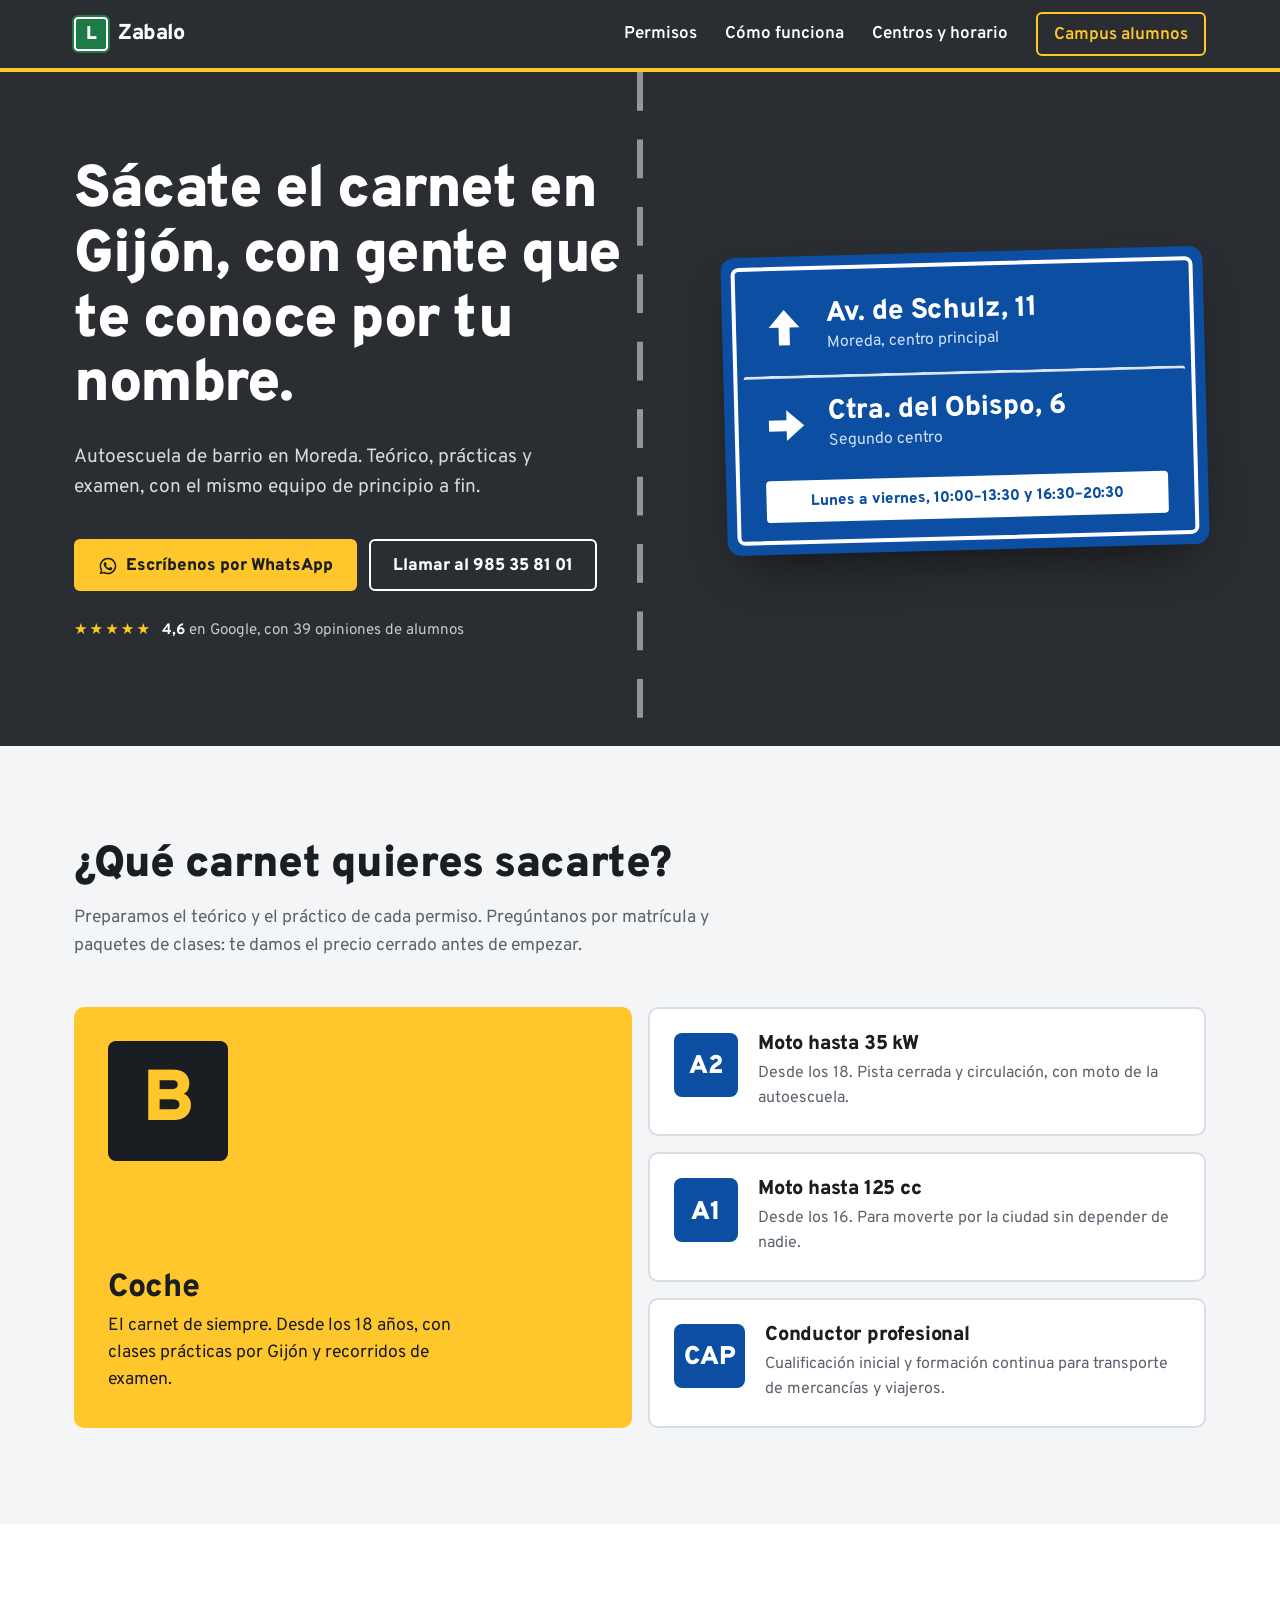
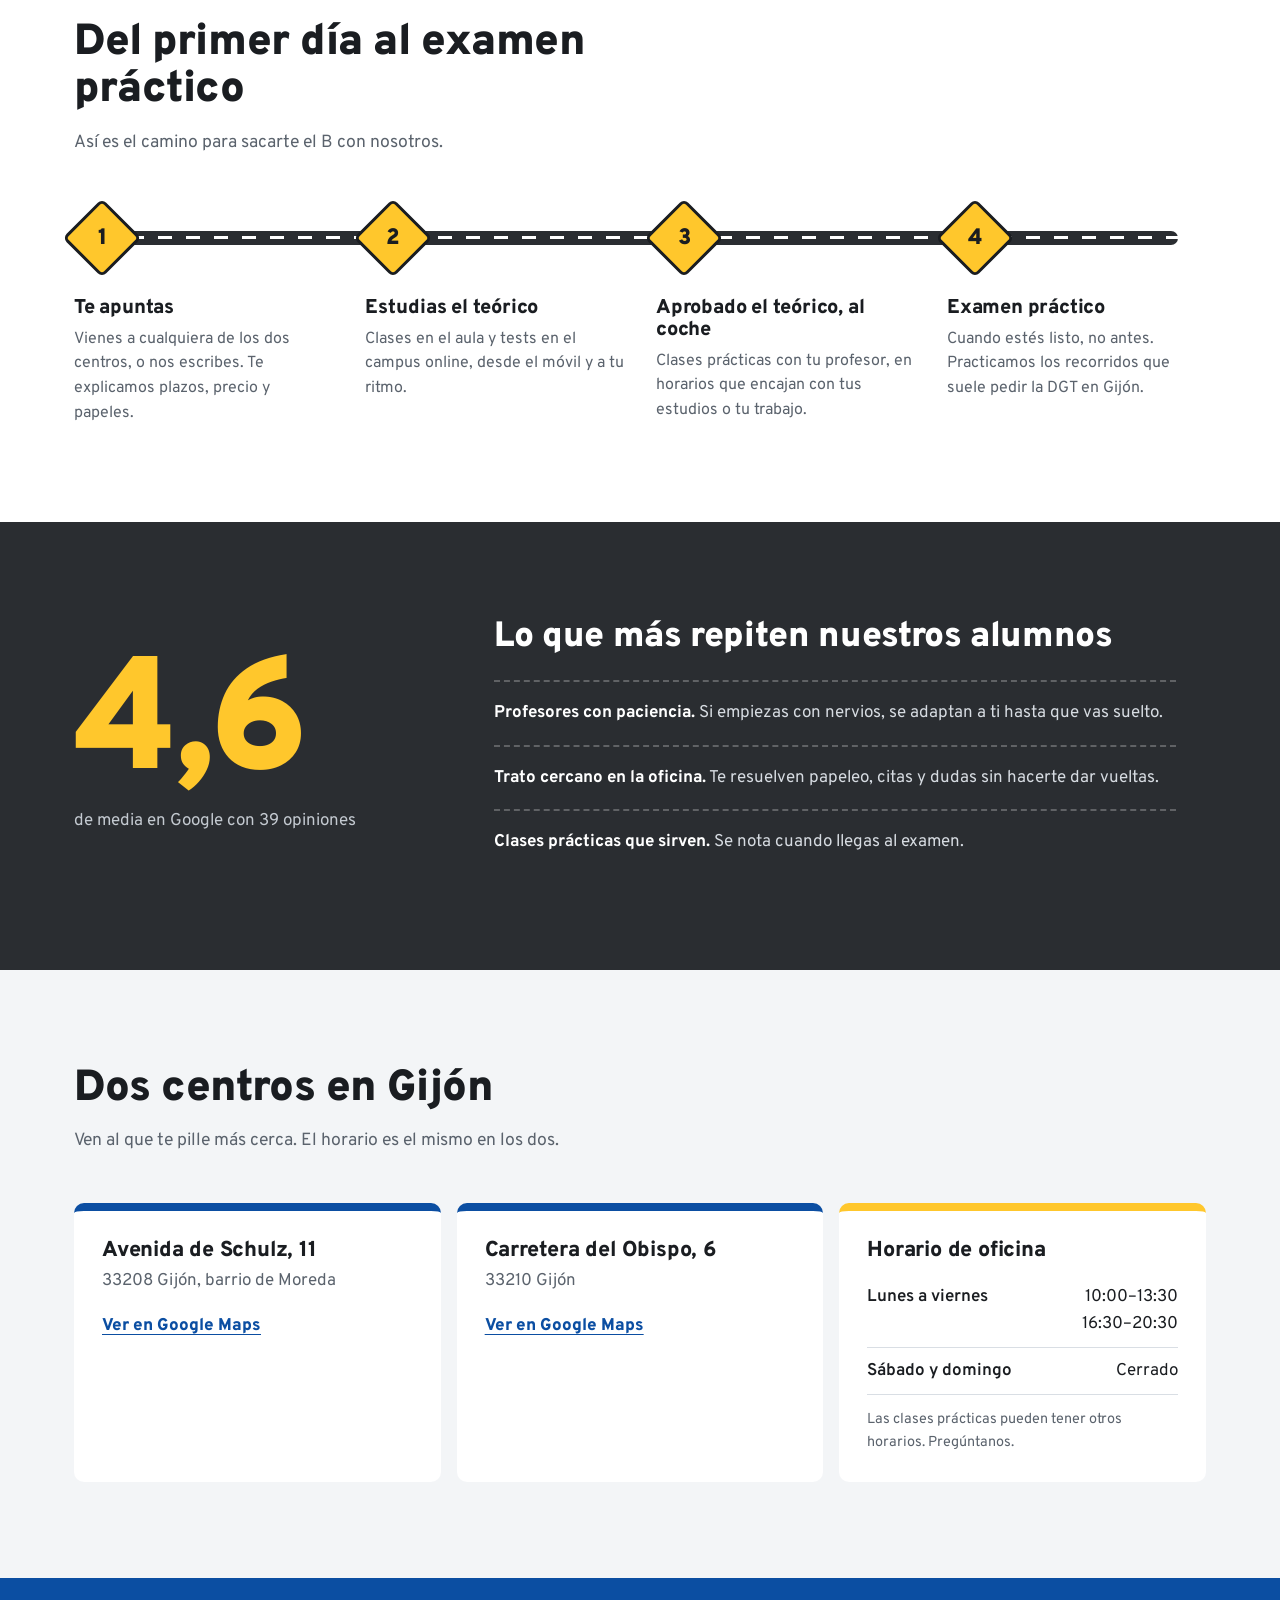
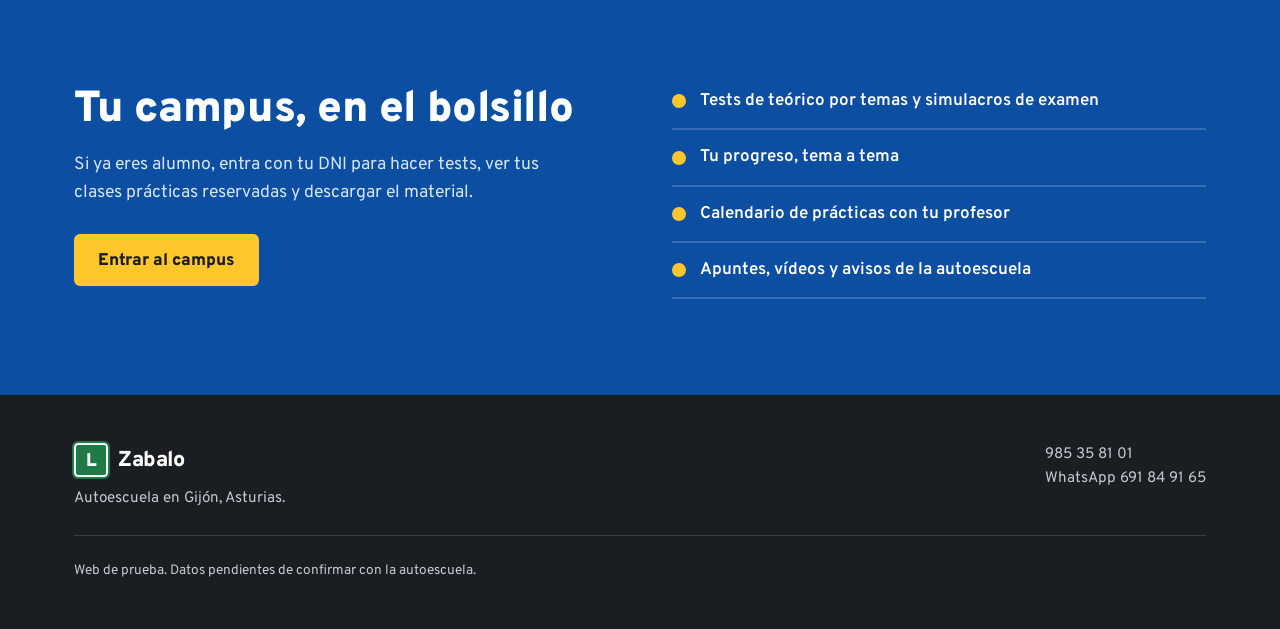
<file: index.html>
<!doctype html>
<html lang="es">
<head>
  <meta charset="utf-8">
  <meta name="viewport" content="width=device-width, initial-scale=1">
  <title>Autoescuela Zabalo · Gijón</title>
  <meta name="description" content="Autoescuela en Gijón con dos centros: Avenida de Schulz y Carretera del Obispo. Permisos B, A1, A2 y CAP.">
  <link rel="preconnect" href="https://fonts.googleapis.com">
  <link rel="preconnect" href="https://fonts.gstatic.com" crossorigin>
  <link href="https://fonts.googleapis.com/css2?family=Overpass:wght@400;600;800;900&display=swap" rel="stylesheet">
  <link rel="stylesheet" href="styles.css">
  <link rel="stylesheet" href="landing.css">
</head>
<body>

  <!-- AVISO: maqueta de prueba. Teléfonos, direcciones y horario sacados de directorios públicos; confirmar con la autoescuela. -->

  <header class="cabecera">
    <div class="contenedor cabecera__fila">
      <a class="marca" href="index.html" aria-label="Autoescuela Zabalo, inicio">
        <span class="marca__placa" aria-hidden="true">L</span>
        Zabalo
      </a>
      <button class="cabecera__menu" type="button" aria-expanded="false" aria-controls="nav-principal">
        <span class="oculto">Abrir menú</span>
        <svg viewBox="0 0 24 24" width="26" height="26" aria-hidden="true"><path d="M3 6h18M3 12h18M3 18h18" stroke="currentColor" stroke-width="2.4" stroke-linecap="round"/></svg>
      </button>
      <nav id="nav-principal" class="nav" aria-label="Principal">
        <a href="#permisos">Permisos</a>
        <a href="#proceso">Cómo funciona</a>
        <a href="#centros">Centros y horario</a>
        <a class="nav__campus" href="campus.html">Campus alumnos</a>
      </nav>
    </div>
  </header>

  <main>

    <!-- HERO: carretera + cartel de dirección -->
    <section class="hero">
      <svg class="hero__carril" viewBox="0 0 40 800" preserveAspectRatio="none" aria-hidden="true">
        <line x1="20" y1="0" x2="20" y2="800" />
      </svg>

      <div class="contenedor hero__fila">
        <div class="hero__texto">
          <h1>Sácate el carnet en Gijón, con gente que te conoce por tu nombre.</h1>
          <p class="hero__intro">Autoescuela de barrio en Moreda. Teórico, prácticas y examen, con el mismo equipo de principio a fin.</p>
          <div class="hero__acciones">
            <a class="boton boton--amarillo" href="https://wa.me/34691849165" target="_blank" rel="noopener">
              <svg viewBox="0 0 24 24" aria-hidden="true"><path fill="currentColor" d="M12 2a10 10 0 0 0-8.6 15.1L2 22l5-1.3A10 10 0 1 0 12 2Zm0 18.2c-1.5 0-3-.4-4.3-1.2l-.3-.2-3 .8.8-2.9-.2-.3A8.2 8.2 0 1 1 12 20.2Zm4.5-6.1c-.2-.1-1.5-.7-1.7-.8-.2-.1-.4-.1-.6.1l-.8 1c-.1.2-.3.2-.5.1a6.7 6.7 0 0 1-3.3-2.9c-.3-.4.3-.4.7-1.4.1-.2 0-.3 0-.5l-.8-1.8c-.2-.5-.4-.4-.6-.4h-.5a1 1 0 0 0-.7.3 3 3 0 0 0-.9 2.2c0 1.3.9 2.5 1 2.7.1.2 1.8 2.8 4.4 3.9 1.6.7 2.3.8 3.1.6.5-.1 1.5-.6 1.7-1.2.2-.6.2-1.1.2-1.2-.1-.1-.2-.2-.4-.3Z"/></svg>
              Escríbenos por WhatsApp
            </a>
            <a class="boton boton--borde" href="tel:+34985358101">Llamar al 985 35 81 01</a>
          </div>
          <p class="hero__valoracion">
            <span class="estrellas" aria-hidden="true">★★★★★</span>
            <strong>4,6</strong> en Google, con 39 opiniones de alumnos
          </p>
        </div>

        <!-- Cartel azul de orientación, como los de carretera -->
        <aside class="cartel" aria-label="Nuestros dos centros">
          <div class="cartel__marco">
            <a class="cartel__destino" href="#centros">
              <svg class="cartel__flecha" viewBox="0 0 40 40" aria-hidden="true"><path d="M20 4 6 20h9v16h10V20h9Z"/></svg>
              <span>
                <strong>Av. de Schulz, 11</strong>
                <small>Moreda, centro principal</small>
              </span>
            </a>
            <a class="cartel__destino" href="#centros">
              <svg class="cartel__flecha cartel__flecha--dcha" viewBox="0 0 40 40" aria-hidden="true"><path d="M20 4 6 20h9v16h10V20h9Z"/></svg>
              <span>
                <strong>Ctra. del Obispo, 6</strong>
                <small>Segundo centro</small>
              </span>
            </a>
            <p class="cartel__pie">Lunes a viernes, 10:00–13:30 y 16:30–20:30</p>
          </div>
        </aside>
      </div>
    </section>

    <!-- PERMISOS -->
    <section id="permisos" class="seccion">
      <div class="contenedor">
        <div class="seccion__cabeza">
          <h2>¿Qué carnet quieres sacarte?</h2>
          <p>Preparamos el teórico y el práctico de cada permiso. Pregúntanos por matrícula y paquetes de clases: te damos el precio cerrado antes de empezar.</p>
        </div>

        <div class="permisos">
          <article class="permiso permiso--destacado">
            <span class="permiso__letra">B</span>
            <div>
              <h3>Coche</h3>
              <p>El carnet de siempre. Desde los 18 años, con clases prácticas por Gijón y recorridos de examen.</p>
            </div>
          </article>
          <article class="permiso">
            <span class="permiso__letra">A2</span>
            <div>
              <h3>Moto hasta 35 kW</h3>
              <p>Desde los 18. Pista cerrada y circulación, con moto de la autoescuela.</p>
            </div>
          </article>
          <article class="permiso">
            <span class="permiso__letra">A1</span>
            <div>
              <h3>Moto hasta 125 cc</h3>
              <p>Desde los 16. Para moverte por la ciudad sin depender de nadie.</p>
            </div>
          </article>
          <article class="permiso">
            <span class="permiso__letra">CAP</span>
            <div>
              <h3>Conductor profesional</h3>
              <p>Cualificación inicial y formación continua para transporte de mercancías y viajeros.</p>
            </div>
          </article>
        </div>
      </div>
    </section>

    <!-- PROCESO: sí es una secuencia -->
    <section id="proceso" class="seccion seccion--blanca">
      <div class="contenedor">
        <div class="seccion__cabeza">
          <h2>Del primer día al examen práctico</h2>
          <p>Así es el camino para sacarte el B con nosotros.</p>
        </div>

        <ol class="ruta">
          <li class="ruta__paso">
            <h3>Te apuntas</h3>
            <p>Vienes a cualquiera de los dos centros, o nos escribes. Te explicamos plazos, precio y papeles.</p>
          </li>
          <li class="ruta__paso">
            <h3>Estudias el teórico</h3>
            <p>Clases en el aula y tests en el campus online, desde el móvil y a tu ritmo.</p>
          </li>
          <li class="ruta__paso">
            <h3>Aprobado el teórico, al coche</h3>
            <p>Clases prácticas con tu profesor, en horarios que encajan con tus estudios o tu trabajo.</p>
          </li>
          <li class="ruta__paso">
            <h3>Examen práctico</h3>
            <p>Cuando estés listo, no antes. Practicamos los recorridos que suele pedir la DGT en Gijón.</p>
          </li>
        </ol>
      </div>
    </section>

    <!-- OPINIONES (temas resumidos de reseñas públicas) -->
    <section class="seccion seccion--asfalto">
      <div class="contenedor opiniones">
        <div class="opiniones__nota">
          <p class="opiniones__numero">4,6</p>
          <p>de media en Google con 39 opiniones</p>
        </div>
        <div class="opiniones__lista">
          <h2>Lo que más repiten nuestros alumnos</h2>
          <ul>
            <li><strong>Profesores con paciencia.</strong> Si empiezas con nervios, se adaptan a ti hasta que vas suelto.</li>
            <li><strong>Trato cercano en la oficina.</strong> Te resuelven papeleo, citas y dudas sin hacerte dar vueltas.</li>
            <li><strong>Clases prácticas que sirven.</strong> Se nota cuando llegas al examen.</li>
          </ul>
        </div>
      </div>
    </section>

    <!-- CENTROS -->
    <section id="centros" class="seccion">
      <div class="contenedor">
        <div class="seccion__cabeza">
          <h2>Dos centros en Gijón</h2>
          <p>Ven al que te pille más cerca. El horario es el mismo en los dos.</p>
        </div>

        <div class="centros">
          <article class="centro">
            <h3>Avenida de Schulz, 11</h3>
            <p>33208 Gijón, barrio de Moreda</p>
            <a class="centro__mapa" href="https://www.google.com/maps/search/?api=1&query=Avenida+de+Schulz+11+33208+Gij%C3%B3n" target="_blank" rel="noopener">Ver en Google Maps</a>
          </article>
          <article class="centro">
            <h3>Carretera del Obispo, 6</h3>
            <p>33210 Gijón</p>
            <a class="centro__mapa" href="https://www.google.com/maps/search/?api=1&query=Carretera+del+Obispo+6+33210+Gij%C3%B3n" target="_blank" rel="noopener">Ver en Google Maps</a>
          </article>
          <div class="horario">
            <h3>Horario de oficina</h3>
            <dl>
              <div><dt>Lunes a viernes</dt><dd>10:00–13:30<br>16:30–20:30</dd></div>
              <div><dt>Sábado y domingo</dt><dd>Cerrado</dd></div>
            </dl>
            <p class="horario__nota">Las clases prácticas pueden tener otros horarios. Pregúntanos.</p>
          </div>
        </div>
      </div>
    </section>

    <!-- CAMPUS -->
    <section class="seccion seccion--azul">
      <div class="contenedor campus-promo">
        <div>
          <h2>Tu campus, en el bolsillo</h2>
          <p>Si ya eres alumno, entra con tu DNI para hacer tests, ver tus clases prácticas reservadas y descargar el material.</p>
          <a class="boton boton--amarillo" href="campus.html">Entrar al campus</a>
        </div>
        <ul class="campus-promo__lista">
          <li>Tests de teórico por temas y simulacros de examen</li>
          <li>Tu progreso, tema a tema</li>
          <li>Calendario de prácticas con tu profesor</li>
          <li>Apuntes, vídeos y avisos de la autoescuela</li>
        </ul>
      </div>
    </section>

  </main>

  <footer class="pie">
    <div class="contenedor pie__fila">
      <div>
        <a class="marca" href="index.html"><span class="marca__placa" aria-hidden="true">L</span>Zabalo</a>
        <p>Autoescuela en Gijón, Asturias.</p>
      </div>
      <div>
        <p><a href="tel:+34985358101">985 35 81 01</a></p>
        <p><a href="https://wa.me/34691849165" target="_blank" rel="noopener">WhatsApp 691 84 91 65</a></p>
      </div>
      <p class="pie__aviso">Web de prueba. Datos pendientes de confirmar con la autoescuela.</p>
    </div>
  </footer>

  <script>
    // Menú móvil
    const botonMenu = document.querySelector('.cabecera__menu');
    const nav = document.getElementById('nav-principal');
    botonMenu.addEventListener('click', () => {
      const abierto = botonMenu.getAttribute('aria-expanded') === 'true';
      botonMenu.setAttribute('aria-expanded', String(!abierto));
      nav.classList.toggle('nav--abierta', !abierto);
    });
    nav.addEventListener('click', (e) => {
      if (e.target.tagName === 'A') {
        botonMenu.setAttribute('aria-expanded', 'false');
        nav.classList.remove('nav--abierta');
      }
    });
  </script>
</body>
</html>
</file>
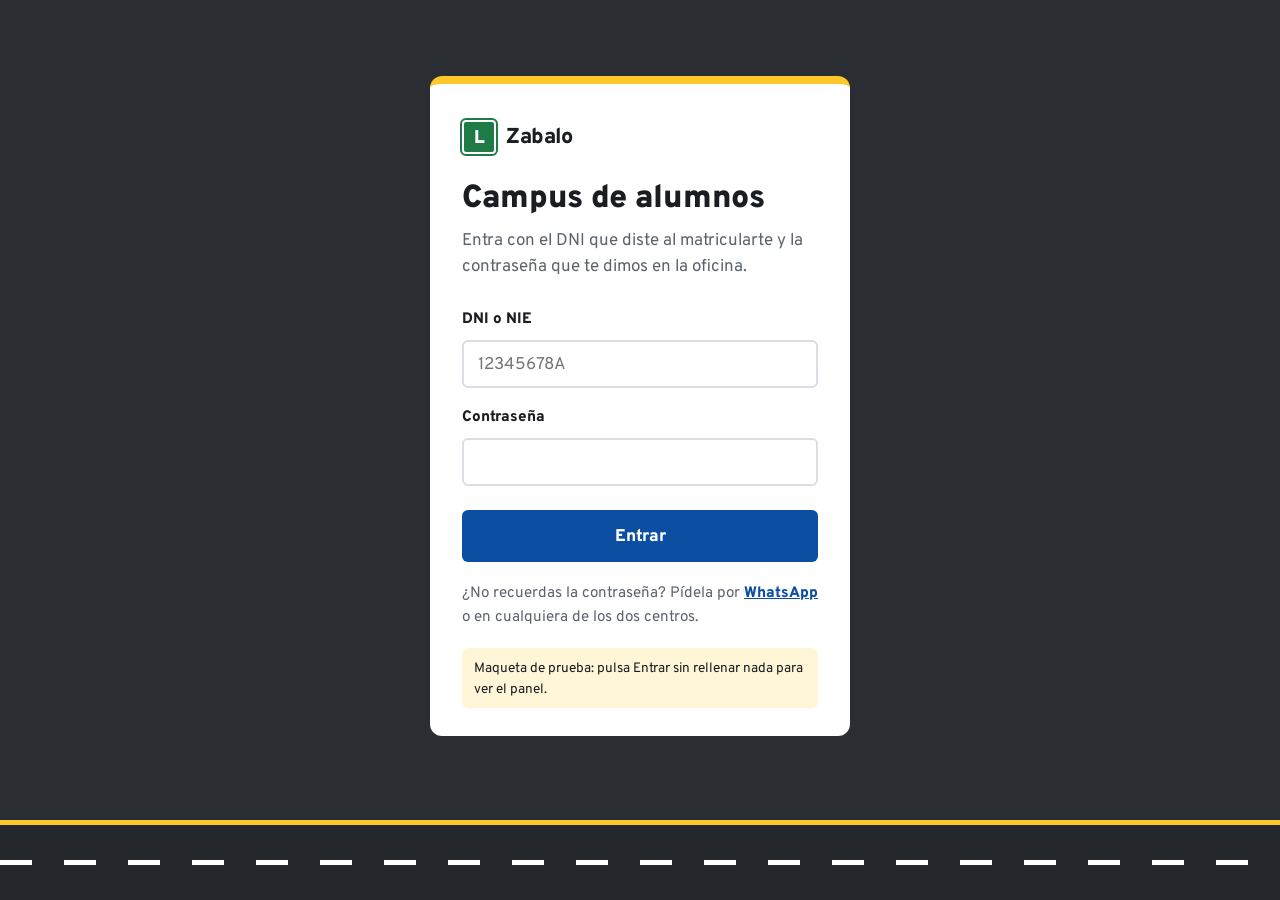
<file: campus.html>
<!doctype html>
<html lang="es">
<head>
  <meta charset="utf-8">
  <meta name="viewport" content="width=device-width, initial-scale=1">
  <title>Campus alumnos · Autoescuela Zabalo</title>
  <link rel="preconnect" href="https://fonts.googleapis.com">
  <link rel="preconnect" href="https://fonts.gstatic.com" crossorigin>
  <link href="https://fonts.googleapis.com/css2?family=Overpass:wght@400;600;800;900&display=swap" rel="stylesheet">
  <link rel="stylesheet" href="styles.css">
  <link rel="stylesheet" href="campus.css">
</head>
<body class="acceso">

  <main class="acceso__caja">
    <a class="marca" href="index.html"><span class="marca__placa" aria-hidden="true">L</span>Zabalo</a>

    <h1>Campus de alumnos</h1>
    <p class="acceso__intro">Entra con el DNI que diste al matricularte y la contraseña que te dimos en la oficina.</p>

    <!-- Maqueta: el formulario no valida nada, solo lleva al panel de ejemplo -->
    <form class="formulario" action="panel.html">
      <label for="dni">DNI o NIE</label>
      <input id="dni" name="dni" type="text" autocomplete="username" placeholder="12345678A">

      <label for="clave">Contraseña</label>
      <input id="clave" name="clave" type="password" autocomplete="current-password">

      <button class="boton boton--azul" type="submit">Entrar</button>
    </form>

    <p class="acceso__ayuda">¿No recuerdas la contraseña? Pídela por <a href="https://wa.me/34691849165" target="_blank" rel="noopener">WhatsApp</a> o en cualquiera de los dos centros.</p>
    <p class="acceso__aviso">Maqueta de prueba: pulsa Entrar sin rellenar nada para ver el panel.</p>
  </main>

  <div class="acceso__carretera" aria-hidden="true"></div>

  <script>
    // Maqueta: no envía datos a ningún sitio, solo abre el panel
    document.querySelector('.formulario').addEventListener('submit', (e) => {
      e.preventDefault();
      location.href = 'panel.html';
    });
  </script>
</body>
</html>
</file>
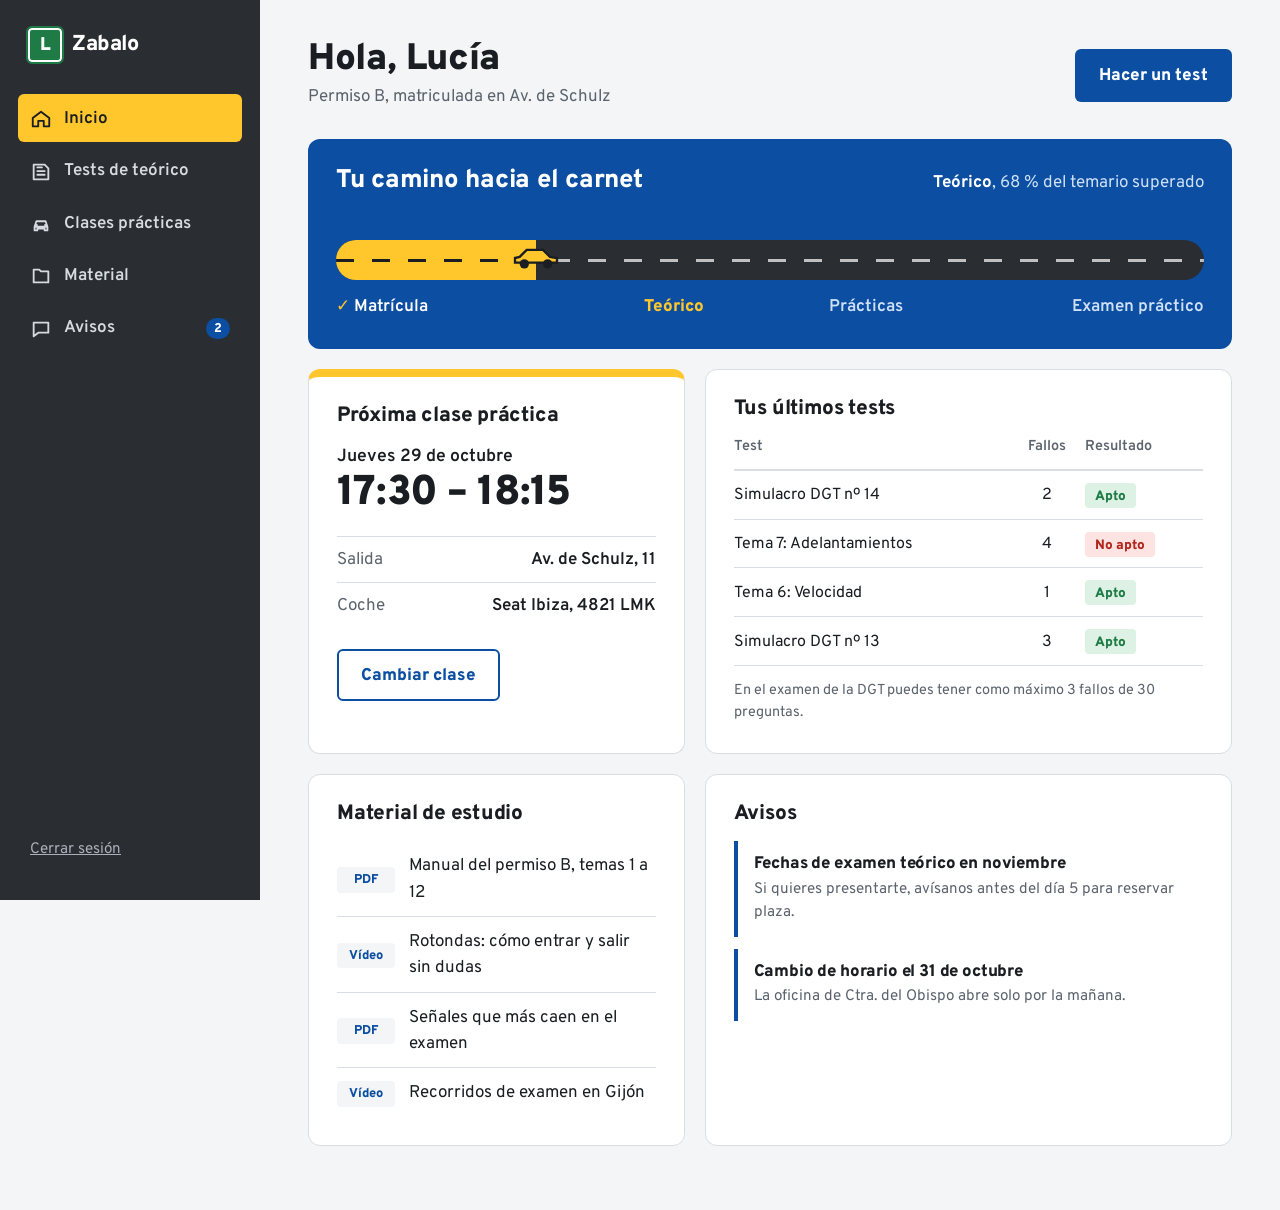
<file: panel.html>
<!doctype html>
<html lang="es">
<head>
  <meta charset="utf-8">
  <meta name="viewport" content="width=device-width, initial-scale=1">
  <title>Mi campus · Autoescuela Zabalo</title>
  <link rel="preconnect" href="https://fonts.googleapis.com">
  <link rel="preconnect" href="https://fonts.gstatic.com" crossorigin>
  <link href="https://fonts.googleapis.com/css2?family=Overpass:wght@400;600;800;900&display=swap" rel="stylesheet">
  <link rel="stylesheet" href="styles.css">
  <link rel="stylesheet" href="campus.css">
</head>
<body class="panel">

  <!-- Maqueta visual: todos los datos del alumno son de ejemplo -->

  <aside class="lateral">
    <a class="marca" href="index.html"><span class="marca__placa" aria-hidden="true">L</span>Zabalo</a>
    <nav class="lateral__nav" aria-label="Campus">
      <a href="panel.html" aria-current="page">
        <svg viewBox="0 0 24 24" aria-hidden="true"><path d="M3 11 12 4l9 7v9h-6v-6H9v6H3z"/></svg>Inicio
      </a>
      <a href="#teorico">
        <svg viewBox="0 0 24 24" aria-hidden="true"><path d="M4 4h12l4 4v12H4zM8 11h8M8 15h8M8 7h5"/></svg>Tests de teórico
      </a>
      <a href="#practicas">
        <svg viewBox="0 0 24 24" aria-hidden="true"><path d="M5 15h14l-2-6H7zM5 15v4h3v-2h8v2h3v-4M7.5 13h.01M16.5 13h.01"/></svg>Clases prácticas
      </a>
      <a href="#material">
        <svg viewBox="0 0 24 24" aria-hidden="true"><path d="M4 5h6l2 2h8v12H4z"/></svg>Material
      </a>
      <a href="#avisos">
        <svg viewBox="0 0 24 24" aria-hidden="true"><path d="M4 5h16v11H9l-5 4z"/></svg>Avisos
        <span class="lateral__contador">2</span>
      </a>
    </nav>
    <a class="lateral__salir" href="campus.html">Cerrar sesión</a>
  </aside>

  <main class="contenido">
    <header class="contenido__cabeza">
      <div>
        <h1>Hola, Lucía</h1>
        <p>Permiso B, matriculada en Av. de Schulz</p>
      </div>
      <a class="boton boton--azul" href="#teorico">Hacer un test</a>
    </header>

    <!-- Progreso como carretera: lo memorable del panel -->
    <section class="tarjeta progreso" aria-labelledby="progreso-titulo">
      <div class="progreso__cabeza">
        <h2 id="progreso-titulo">Tu camino hacia el carnet</h2>
        <p><strong>Teórico</strong>, 68 % del temario superado</p>
      </div>
      <div class="carretera" role="img" aria-label="Matrícula hecha, teórico en curso con el 68 % superado, prácticas y examen pendientes">
        <div class="carretera__avance" style="--avance: 23%"></div>
        <span class="carretera__coche" style="--avance: 23%">
          <svg viewBox="0 0 48 24" aria-hidden="true"><path d="M6 16h36v-4l-6-1-6-6H16l-6 6-4 1z" fill="#ffc72c" stroke="#1a1d21" stroke-width="2"/><circle cx="14" cy="17" r="4" fill="#1a1d21"/><circle cx="34" cy="17" r="4" fill="#1a1d21"/></svg>
        </span>
      </div>
      <ol class="hitos">
        <li class="hitos__hecho">Matrícula</li>
        <li class="hitos__actual">Teórico</li>
        <li>Prácticas</li>
        <li>Examen práctico</li>
      </ol>
    </section>

    <div class="rejilla">
      <section id="practicas" class="tarjeta proxima">
        <h2>Próxima clase práctica</h2>
        <p class="proxima__fecha">Jueves 29 de octubre</p>
        <p class="proxima__hora">17:30 – 18:15</p>
        <dl class="proxima__datos">
          <div><dt>Salida</dt><dd>Av. de Schulz, 11</dd></div>
          <div><dt>Coche</dt><dd>Seat Ibiza, 4821 LMK</dd></div>
        </dl>
        <button class="boton boton--borde-azul" type="button">Cambiar clase</button>
      </section>

      <section id="teorico" class="tarjeta">
        <h2>Tus últimos tests</h2>
        <table class="tests">
          <thead>
            <tr><th scope="col">Test</th><th scope="col">Fallos</th><th scope="col">Resultado</th></tr>
          </thead>
          <tbody>
            <tr><td>Simulacro DGT nº 14</td><td>2</td><td><span class="sello sello--apto">Apto</span></td></tr>
            <tr><td>Tema 7: Adelantamientos</td><td>4</td><td><span class="sello sello--no">No apto</span></td></tr>
            <tr><td>Tema 6: Velocidad</td><td>1</td><td><span class="sello sello--apto">Apto</span></td></tr>
            <tr><td>Simulacro DGT nº 13</td><td>3</td><td><span class="sello sello--apto">Apto</span></td></tr>
          </tbody>
        </table>
        <p class="nota">En el examen de la DGT puedes tener como máximo 3 fallos de 30 preguntas.</p>
      </section>

      <section id="material" class="tarjeta">
        <h2>Material de estudio</h2>
        <ul class="material">
          <li><span class="material__tipo">PDF</span>Manual del permiso B, temas 1 a 12</li>
          <li><span class="material__tipo">Vídeo</span>Rotondas: cómo entrar y salir sin dudas</li>
          <li><span class="material__tipo">PDF</span>Señales que más caen en el examen</li>
          <li><span class="material__tipo">Vídeo</span>Recorridos de examen en Gijón</li>
        </ul>
      </section>

      <section id="avisos" class="tarjeta avisos">
        <h2>Avisos</h2>
        <article class="aviso aviso--nuevo">
          <h3>Fechas de examen teórico en noviembre</h3>
          <p>Si quieres presentarte, avísanos antes del día 5 para reservar plaza.</p>
        </article>
        <article class="aviso aviso--nuevo">
          <h3>Cambio de horario el 31 de octubre</h3>
          <p>La oficina de Ctra. del Obispo abre solo por la mañana.</p>
        </article>
      </section>
    </div>
  </main>

</body>
</html>
</file>
<file: styles.css>
/* ===== Autoescuela Zabalo · estilos compartidos ===== */

:root {
  --asfalto: #2a2d31;
  --asfalto-claro: #3a3e44;
  --azul: #0b4ea2;
  --azul-oscuro: #083a7a;
  --amarillo: #ffc72c;
  --verde: #1e7b45;
  --blanco: #ffffff;
  --papel: #f3f5f7;
  --tinta: #1a1d21;
  --gris: #5b636d;
  --linea: #d9dee4;

  --fuente: "Overpass", system-ui, sans-serif;
  --ancho: 1180px;
  --radio: 6px;
}

*,
*::before,
*::after { box-sizing: border-box; }

html { scroll-behavior: smooth; }

body {
  margin: 0;
  font-family: var(--fuente);
  font-size: 1.0625rem;
  line-height: 1.55;
  color: var(--tinta);
  background: var(--papel);
  -webkit-font-smoothing: antialiased;
}

img, svg { display: block; max-width: 100%; }

a { color: inherit; }

h1, h2, h3 { line-height: 1.1; margin: 0; letter-spacing: -0.01em; }

p { margin: 0; }

:focus-visible {
  outline: 3px solid var(--amarillo);
  outline-offset: 3px;
  border-radius: 2px;
}

.contenedor {
  width: 100%;
  max-width: var(--ancho);
  margin-inline: auto;
  padding-inline: 24px;
}

.oculto {
  position: absolute;
  width: 1px; height: 1px;
  overflow: hidden;
  clip: rect(0 0 0 0);
  white-space: nowrap;
}

/* ----- Marca: la placa L ----- */
.marca {
  display: inline-flex;
  align-items: center;
  gap: 10px;
  text-decoration: none;
  font-weight: 800;
  font-size: 1.35rem;
  letter-spacing: -0.02em;
}
.marca__placa {
  display: grid;
  place-items: center;
  width: 34px; height: 34px;
  background: var(--verde);
  color: var(--blanco);
  border: 2px solid var(--blanco);
  outline: 2px solid var(--verde);
  border-radius: 4px;
  font-weight: 900;
  font-size: 1.15rem;
  line-height: 1;
  padding-top: 3px;
}

/* ----- Botones ----- */
.boton {
  display: inline-flex;
  align-items: center;
  justify-content: center;
  gap: 8px;
  min-height: 48px;
  padding: 12px 22px 10px;
  border-radius: var(--radio);
  border: 2px solid transparent;
  font: inherit;
  font-weight: 800;
  text-decoration: none;
  cursor: pointer;
  transition: background-color .15s, color .15s, border-color .15s;
}
.boton--amarillo { background: var(--amarillo); color: var(--tinta); }
.boton--amarillo:hover { background: #ffd65e; }
.boton--azul { background: var(--azul); color: var(--blanco); }
.boton--azul:hover { background: var(--azul-oscuro); }
.boton--borde { border-color: currentColor; background: transparent; }
.boton--borde:hover { background: rgba(255,255,255,.1); }
.boton svg { width: 20px; height: 20px; flex: none; }

@media (prefers-reduced-motion: reduce) {
  *, *::before, *::after {
    animation: none !important;
    transition: none !important;
    scroll-behavior: auto !important;
  }
}
</file>
<file: landing.css>
/* ===== Página pública ===== */

/* ----- Cabecera ----- */
.cabecera {
  position: sticky;
  top: 0;
  z-index: 10;
  background: var(--asfalto);
  color: var(--blanco);
  border-bottom: 4px solid var(--amarillo);
}
.cabecera__fila {
  display: flex;
  align-items: center;
  justify-content: space-between;
  min-height: 68px;
}
.cabecera__menu {
  display: none;
  background: none;
  border: 0;
  color: inherit;
  padding: 8px;
  cursor: pointer;
}
.nav {
  display: flex;
  align-items: center;
  gap: 28px;
  font-weight: 600;
}
.nav a { text-decoration: none; padding-block: 6px; }
.nav a:hover { color: var(--amarillo); }
.nav .nav__campus {
  padding: 8px 16px 6px;
  border: 2px solid var(--amarillo);
  border-radius: var(--radio);
  color: var(--amarillo);
}
.nav .nav__campus:hover { background: var(--amarillo); color: var(--tinta); }

/* ----- Hero ----- */
.hero {
  position: relative;
  overflow: hidden;
  background: var(--asfalto);
  color: var(--blanco);
  padding-block: 88px 104px;
}
/* Línea discontinua de carril que se dibuja al cargar */
.hero__carril {
  position: absolute;
  left: 50%;
  top: 0;
  width: 40px;
  height: 100%;
  transform: translateX(-50%);
  opacity: .5;
}
.hero__carril line {
  stroke: var(--blanco);
  stroke-width: 6;
  stroke-dasharray: 46 34;
  animation: carril 1.6s cubic-bezier(.2,.7,.2,1) both;
}
@keyframes carril {
  from { stroke-dashoffset: 800; opacity: 0; }
  to   { stroke-dashoffset: 0; opacity: 1; }
}
.hero__fila {
  position: relative;
  display: grid;
  grid-template-columns: 1.15fr 1fr;
  gap: 96px;
  align-items: center;
}
.hero h1 {
  font-size: clamp(2.3rem, 4.6vw, 3.9rem);
  font-weight: 900;
  letter-spacing: -0.025em;
  max-width: 15ch;
}
.hero__intro {
  margin-top: 24px;
  font-size: 1.2rem;
  max-width: 42ch;
  color: #d6dbe1;
}
.hero__acciones {
  display: flex;
  flex-wrap: wrap;
  gap: 12px;
  margin-top: 36px;
}
.hero__valoracion {
  margin-top: 28px;
  color: #c3c9d0;
  font-size: .95rem;
}
.hero__valoracion strong { color: var(--blanco); }
.estrellas { color: var(--amarillo); letter-spacing: 2px; margin-right: 6px; }

/* ----- Cartel de orientación ----- */
.cartel {
  background: var(--azul);
  border-radius: 14px;
  padding: 10px;
  box-shadow: 0 24px 50px -20px rgba(0,0,0,.6);
  transform: rotate(-1.5deg);
}
.cartel__marco {
  border: 4px solid var(--blanco);
  border-radius: 8px;
  padding: 10px 6px 18px;
}
.cartel__destino {
  display: flex;
  align-items: center;
  gap: 20px;
  padding: 18px 20px;
  text-decoration: none;
  border-radius: 4px;
}
.cartel__destino + .cartel__destino { border-top: 3px solid rgba(255,255,255,.85); }
.cartel__destino:hover { background: var(--azul-oscuro); }
.cartel__destino strong {
  display: block;
  font-size: clamp(1.35rem, 2.2vw, 1.75rem);
  font-weight: 800;
  line-height: 1.15;
}
.cartel__destino small { font-size: 1rem; color: #cfe0f7; }
.cartel__flecha { width: 44px; height: 44px; flex: none; fill: var(--blanco); }
.cartel__flecha--dcha { transform: rotate(90deg); }
.cartel__pie {
  margin: 8px 20px 0;
  padding: 10px 14px 8px;
  background: var(--blanco);
  color: var(--azul);
  border-radius: 4px;
  font-weight: 800;
  font-size: .95rem;
  text-align: center;
}

/* ----- Secciones ----- */
.seccion { padding-block: 96px; scroll-margin-top: 72px; }
.seccion--blanca { background: var(--blanco); }
.seccion--asfalto { background: var(--asfalto); color: var(--blanco); }
.seccion--azul { background: var(--azul); color: var(--blanco); }

.seccion__cabeza { max-width: 640px; margin-bottom: 48px; }
.seccion__cabeza h2 { font-size: clamp(1.9rem, 3.4vw, 2.75rem); font-weight: 900; }
.seccion__cabeza p { margin-top: 14px; color: var(--gris); font-size: 1.1rem; }

/* ----- Permisos ----- */
.permisos {
  display: grid;
  grid-template-columns: 1fr 1fr;
  gap: 16px;
}
.permiso {
  display: flex;
  gap: 20px;
  align-items: flex-start;
  background: var(--blanco);
  border: 2px solid var(--linea);
  border-radius: 10px;
  padding: 24px;
}
.permiso h3 { font-size: 1.25rem; font-weight: 800; margin-bottom: 6px; }
.permiso p { color: var(--gris); font-size: 1rem; }
.permiso__letra {
  flex: none;
  display: grid;
  place-items: center;
  min-width: 64px;
  height: 64px;
  padding: 4px 10px 0;
  background: var(--azul);
  color: var(--blanco);
  border-radius: 8px;
  font-weight: 900;
  font-size: 1.6rem;
}
.permiso--destacado {
  grid-row: span 3;
  flex-direction: column;
  justify-content: space-between;
  background: var(--amarillo);
  border-color: var(--amarillo);
  padding: 32px;
}
.permiso--destacado .permiso__letra {
  min-width: 120px;
  height: 120px;
  font-size: 4.5rem;
  background: var(--tinta);
  color: var(--amarillo);
}
.permiso--destacado h3 { font-size: 2rem; }
.permiso--destacado p { color: var(--tinta); font-size: 1.1rem; max-width: 34ch; }

/* ----- Ruta del alumno ----- */
.ruta {
  list-style: none;
  margin: 0;
  padding: 0;
  display: grid;
  grid-template-columns: repeat(4, 1fr);
  gap: 32px;
  counter-reset: paso;
  position: relative;
}
/* carretera que une los pasos */
.ruta::before {
  content: "";
  position: absolute;
  top: 26px;
  left: 28px;
  right: 28px;
  height: 14px;
  background:
    linear-gradient(90deg, var(--blanco) 50%, transparent 0) 0 50% / 28px 3px repeat-x,
    var(--asfalto);
  border-radius: 7px;
}
.ruta__paso { position: relative; counter-increment: paso; padding-top: 92px; }
/* número dentro de un rombo, como las señales de aviso */
.ruta__paso::before,
.ruta__paso::after {
  position: absolute;
  top: 5px;
  left: 0;
  width: 56px;
  height: 56px;
}
.ruta__paso::before {
  content: "";
  background: var(--amarillo);
  border: 3px solid var(--tinta);
  border-radius: 6px;
  transform: rotate(45deg);
}
.ruta__paso::after {
  content: counter(paso);
  display: grid;
  place-items: center;
  padding-top: 4px;
  font-weight: 900;
  font-size: 1.4rem;
}
.ruta__paso h3 { font-size: 1.25rem; font-weight: 800; margin-bottom: 8px; }
.ruta__paso p { color: var(--gris); font-size: 1rem; max-width: 34ch; }

/* ----- Opiniones ----- */
.opiniones {
  display: grid;
  grid-template-columns: 1fr 2fr;
  gap: 64px;
  align-items: center;
}
.opiniones__numero {
  font-size: clamp(6rem, 13vw, 10rem);
  font-weight: 900;
  line-height: .9;
  color: var(--amarillo);
  letter-spacing: -0.04em;
}
.opiniones__nota p:last-child { color: #c3c9d0; margin-top: 8px; }
.opiniones__lista h2 { font-size: clamp(1.6rem, 2.8vw, 2.2rem); font-weight: 900; margin-bottom: 24px; }
.opiniones__lista ul { list-style: none; margin: 0; padding: 0; }
.opiniones__lista li {
  padding: 18px 0;
  border-top: 2px dashed rgba(255,255,255,.25);
  color: #d6dbe1;
  max-width: 62ch;
}
.opiniones__lista li strong { color: var(--blanco); }

/* ----- Centros ----- */
.centros {
  display: grid;
  grid-template-columns: 1fr 1fr 1fr;
  gap: 16px;
}
.centro,
.horario {
  background: var(--blanco);
  border-radius: 10px;
  padding: 28px;
  border-top: 8px solid var(--azul);
}
.centro h3,
.horario h3 { font-size: 1.35rem; font-weight: 800; margin-bottom: 6px; }
.centro p { color: var(--gris); }
.centro__mapa {
  display: inline-block;
  margin-top: 18px;
  font-weight: 800;
  color: var(--azul);
  text-underline-offset: 4px;
}
.horario { border-top-color: var(--amarillo); }
.horario dl { margin: 12px 0 0; }
.horario dl div {
  display: flex;
  justify-content: space-between;
  gap: 16px;
  padding: 10px 0;
  border-bottom: 1px solid var(--linea);
}
.horario dt { font-weight: 600; }
.horario dd { margin: 0; text-align: right; }
.horario__nota { margin-top: 14px; color: var(--gris); font-size: .9rem; }

/* ----- Promo campus ----- */
.campus-promo {
  display: grid;
  grid-template-columns: 1fr 1fr;
  gap: 64px;
  align-items: center;
}
.campus-promo h2 { font-size: clamp(1.9rem, 3.4vw, 2.75rem); font-weight: 900; }
.campus-promo p { margin: 16px 0 28px; color: #d6e4f7; font-size: 1.1rem; max-width: 46ch; }
.campus-promo__lista { list-style: none; margin: 0; padding: 0; }
.campus-promo__lista li {
  display: flex;
  gap: 14px;
  align-items: center;
  padding: 14px 0;
  border-bottom: 2px solid rgba(255,255,255,.18);
  font-weight: 600;
}
.campus-promo__lista li::before {
  content: "";
  flex: none;
  width: 14px;
  height: 14px;
  background: var(--amarillo);
  border-radius: 50%;
}

/* ----- Pie ----- */
.pie {
  background: var(--tinta);
  color: #c3c9d0;
  padding-block: 48px;
  font-size: .95rem;
}
.pie__fila {
  display: flex;
  flex-wrap: wrap;
  justify-content: space-between;
  gap: 24px;
}
.pie .marca { color: var(--blanco); margin-bottom: 10px; }
.pie a { text-decoration: none; }
.pie a:hover { color: var(--amarillo); }
.pie__aviso { flex-basis: 100%; padding-top: 24px; border-top: 1px solid #3a3e44; font-size: .85rem; }

/* ===== Responsive ===== */
@media (max-width: 960px) {
  .hero { padding-block: 56px 72px; }
  .hero__fila { grid-template-columns: 1fr; gap: 48px; }
  .hero__carril { left: auto; right: 24px; transform: none; }
  .cartel { transform: none; }
  .permisos { grid-template-columns: 1fr 1fr; }
  .permiso--destacado { grid-column: span 2; grid-row: auto; }
  .ruta { grid-template-columns: 1fr 1fr; row-gap: 48px; }
  .ruta::before { display: none; }
  .opiniones,
  .campus-promo { grid-template-columns: 1fr; gap: 40px; }
  .centros { grid-template-columns: 1fr 1fr; }
  .horario { grid-column: span 2; }
}

@media (max-width: 720px) {
  .contenedor { padding-inline: 16px; }
  .cabecera__menu { display: block; }
  .nav {
    display: none;
    position: absolute;
    top: 100%;
    left: 0;
    right: 0;
    flex-direction: column;
    align-items: stretch;
    gap: 0;
    padding: 8px 16px 20px;
    background: var(--asfalto);
    border-bottom: 4px solid var(--amarillo);
  }
  .nav--abierta { display: flex; }
  .nav a { padding: 14px 0; border-bottom: 1px solid var(--asfalto-claro); }
  .nav .nav__campus { margin-top: 12px; text-align: center; padding: 12px; }
  .cabecera__fila { position: relative; }

  .seccion { padding-block: 64px; }
  .hero__carril { display: none; }
  .hero__acciones .boton { width: 100%; }
  .cartel__destino { padding: 14px 12px; gap: 14px; }
  .cartel__flecha { width: 34px; height: 34px; }
  .cartel__pie { margin-inline: 8px; }

  .permisos,
  .centros { grid-template-columns: 1fr; }
  .permiso--destacado,
  .horario { grid-column: auto; }
  .permiso--destacado .permiso__letra { min-width: 88px; height: 88px; font-size: 3.2rem; }

  .ruta { grid-template-columns: 1fr; row-gap: 36px; }
}
</file>
<file: campus.css>
/* ===== Campus virtual (maqueta) ===== */

/* ----- Acceso ----- */
.acceso {
  min-height: 100vh;
  min-height: 100dvh;
  display: grid;
  place-items: center;
  padding: 32px 16px 120px;
  background: var(--asfalto);
  position: relative;
  overflow-x: hidden;
}
.acceso__caja {
  position: relative;
  z-index: 1;
  width: 100%;
  max-width: 420px;
  background: var(--blanco);
  border-radius: 12px;
  border-top: 8px solid var(--amarillo);
  padding: 36px 32px 28px;
}
.acceso h1 { font-size: 2rem; font-weight: 900; margin-top: 28px; }
.acceso__intro { margin-top: 10px; color: var(--gris); }
.acceso__ayuda { margin-top: 20px; font-size: .95rem; color: var(--gris); }
.acceso__ayuda a { color: var(--azul); font-weight: 800; }
.acceso__aviso {
  margin-top: 18px;
  padding: 10px 12px 8px;
  background: #fff6d8;
  border-radius: var(--radio);
  font-size: .85rem;
}
/* banda de carretera inferior */
.acceso__carretera {
  position: absolute;
  left: 0; right: 0; bottom: 0;
  height: 80px;
  background:
    linear-gradient(90deg, var(--blanco) 50%, transparent 0) 0 50% / 64px 5px repeat-x,
    #24272b;
  border-top: 5px solid var(--amarillo);
}

.formulario { display: grid; gap: 8px; margin-top: 28px; }
.formulario label { font-weight: 800; font-size: .95rem; }
.formulario input {
  font: inherit;
  min-height: 48px;
  padding: 10px 14px 8px;
  border: 2px solid var(--linea);
  border-radius: var(--radio);
  margin-bottom: 10px;
}
.formulario input:focus { border-color: var(--azul); outline: none; box-shadow: 0 0 0 3px rgba(11,78,162,.2); }
.formulario .boton { margin-top: 6px; }

/* ----- Panel ----- */
.panel {
  display: grid;
  grid-template-columns: 260px minmax(0, 1fr);
  min-height: 100vh;
}
.lateral,
.contenido { min-width: 0; }
.lateral {
  position: sticky;
  top: 0;
  height: 100vh;
  display: flex;
  flex-direction: column;
  gap: 32px;
  padding: 28px 18px;
  background: var(--asfalto);
  color: var(--blanco);
}
.lateral .marca { padding-inline: 10px; }
.lateral__nav { display: grid; gap: 4px; }
.lateral__nav a {
  display: flex;
  align-items: center;
  gap: 12px;
  padding: 12px 12px 10px;
  border-radius: var(--radio);
  text-decoration: none;
  font-weight: 600;
  color: #d6dbe1;
}
.lateral__nav a:hover { background: var(--asfalto-claro); color: var(--blanco); }
.lateral__nav a[aria-current="page"] {
  background: var(--amarillo);
  color: var(--tinta);
}
.lateral__nav svg {
  width: 22px; height: 22px; flex: none;
  fill: none; stroke: currentColor; stroke-width: 2; stroke-linejoin: round; stroke-linecap: round;
}
.lateral__contador {
  margin-left: auto;
  min-width: 24px;
  padding: 2px 6px 0;
  border-radius: 12px;
  background: var(--azul);
  color: var(--blanco);
  font-size: .8rem;
  font-weight: 800;
  text-align: center;
}
.lateral__salir {
  margin-top: auto;
  padding: 10px 12px;
  color: #a9b0b8;
  font-size: .95rem;
}

.contenido {
  padding: 40px 48px 64px;
  max-width: 1200px;
  width: 100%;
}
.contenido__cabeza {
  display: flex;
  justify-content: space-between;
  align-items: center;
  gap: 16px;
  flex-wrap: wrap;
  margin-bottom: 28px;
}
.contenido__cabeza h1 { font-size: 2.3rem; font-weight: 900; }
.contenido__cabeza p { color: var(--gris); margin-top: 4px; }

.tarjeta {
  background: var(--blanco);
  border-radius: 12px;
  border: 1px solid var(--linea);
  padding: 28px;
}
.tarjeta h2 { font-size: 1.3rem; font-weight: 800; margin-bottom: 16px; }

/* Progreso tipo carretera */
.progreso { background: var(--azul); color: var(--blanco); border: 0; }
.progreso__cabeza {
  display: flex;
  justify-content: space-between;
  align-items: baseline;
  gap: 12px;
  flex-wrap: wrap;
}
.progreso__cabeza h2 { font-size: 1.6rem; margin: 0; }
.progreso__cabeza p { color: #cfe0f7; }
.progreso__cabeza strong { color: var(--blanco); }

.carretera {
  position: relative;
  height: 40px;
  margin: 44px 0 14px;
  border-radius: 20px;
  background:
    linear-gradient(90deg, rgba(255,255,255,.7) 50%, transparent 0) 0 50% / 36px 3px repeat-x,
    var(--asfalto);
}
.carretera__avance {
  position: absolute;
  inset: 0 auto 0 0;
  width: var(--avance);
  border-radius: 20px 0 0 20px;
  background:
    linear-gradient(90deg, var(--tinta) 50%, transparent 0) 0 50% / 36px 3px repeat-x,
    var(--amarillo);
}
.carretera__coche {
  position: absolute;
  top: 4px;
  left: var(--avance);
  width: 56px;
  transform: translateX(-50%);
}
.hitos {
  list-style: none;
  margin: 0;
  padding: 0;
  display: flex;
  justify-content: space-between;
  font-weight: 600;
  color: #cfe0f7;
}
.hitos li { flex: 1; }
.hitos li:nth-child(2) { text-align: center; flex: .8; }
.hitos li:nth-child(3) { text-align: center; flex: .8; }
.hitos li:last-child { text-align: right; }
.hitos__hecho { color: var(--blanco); }
.hitos__hecho::before { content: "✓ "; color: var(--amarillo); }
.hitos__actual { color: var(--amarillo); font-weight: 800; }

.rejilla {
  display: grid;
  grid-template-columns: 1fr 1.4fr;
  gap: 20px;
  margin-top: 20px;
}

/* Próxima clase */
.proxima { border-top: 8px solid var(--amarillo); }
.proxima__fecha { font-size: 1.1rem; font-weight: 600; }
.proxima__hora { font-size: 2.6rem; font-weight: 900; line-height: 1.1; letter-spacing: -0.02em; }
.proxima__datos { margin: 20px 0 22px; }
.proxima__datos div {
  display: flex;
  justify-content: space-between;
  gap: 12px;
  padding: 10px 0 8px;
  border-top: 1px solid var(--linea);
}
.proxima__datos dt { color: var(--gris); }
.proxima__datos dd { margin: 0; font-weight: 600; text-align: right; }
.boton--borde-azul { border-color: var(--azul); color: var(--azul); background: transparent; }
.boton--borde-azul:hover { background: #e8f0fa; }

/* Tests */
.tests { width: 100%; border-collapse: collapse; font-size: 1rem; }
.tests th {
  text-align: left;
  font-weight: 600;
  color: var(--gris);
  font-size: .9rem;
  padding: 0 8px 10px 0;
  border-bottom: 2px solid var(--linea);
}
.tests td { padding: 12px 8px 10px 0; border-bottom: 1px solid var(--linea); }
.tests td:nth-child(2) { text-align: center; }
.tests th:nth-child(2) { text-align: center; }
.sello {
  display: inline-block;
  padding: 3px 10px 1px;
  border-radius: 4px;
  font-weight: 800;
  font-size: .85rem;
}
.sello--apto { background: #ddf1e4; color: var(--verde); }
.sello--no { background: #fde3e1; color: #b3261e; }
.nota { margin-top: 14px; color: var(--gris); font-size: .9rem; }

/* Material */
.material { list-style: none; margin: 0; padding: 0; }
.material li {
  display: flex;
  align-items: center;
  gap: 14px;
  padding: 12px 0 10px;
  border-bottom: 1px solid var(--linea);
}
.material li:last-child { border-bottom: 0; }
.material__tipo {
  flex: none;
  min-width: 58px;
  padding: 4px 8px 2px;
  border-radius: 4px;
  background: var(--papel);
  color: var(--azul);
  font-weight: 800;
  font-size: .8rem;
  text-align: center;
}

/* Avisos */
.aviso { padding: 14px 0 12px 16px; border-left: 4px solid var(--linea); }
.aviso + .aviso { margin-top: 12px; }
.aviso--nuevo { border-left-color: var(--azul); }
.aviso h3 { font-size: 1.05rem; font-weight: 800; margin-bottom: 4px; }
.aviso p { color: var(--gris); font-size: .95rem; }

/* ----- Responsive panel ----- */
@media (max-width: 960px) {
  .panel { grid-template-columns: minmax(0, 1fr); }
  .lateral {
    position: sticky;
    z-index: 5;
    height: auto;
    flex-direction: row;
    align-items: center;
    gap: 16px;
    padding: 12px 16px;
  }
  .lateral__nav {
    display: flex;
    overflow-x: auto;
    gap: 4px;
    scrollbar-width: none;
  }
  .lateral__nav a { white-space: nowrap; padding: 8px 10px 6px; }
  .lateral__salir { display: none; }
  .contenido { padding: 28px 24px 56px; }
  .rejilla { grid-template-columns: 1fr; }
}

@media (max-width: 720px) {
  .lateral { flex-direction: column; align-items: stretch; gap: 10px; }
  .lateral__nav { margin-inline: -16px; padding-inline: 16px; }
  .lateral__nav svg { display: none; }
  .contenido { padding: 24px 16px 48px; }
  .contenido__cabeza h1 { font-size: 1.9rem; }
  .tarjeta { padding: 22px 18px; }
  .hitos { font-size: .85rem; }
  .proxima__hora { font-size: 2.1rem; }
}
</file>
